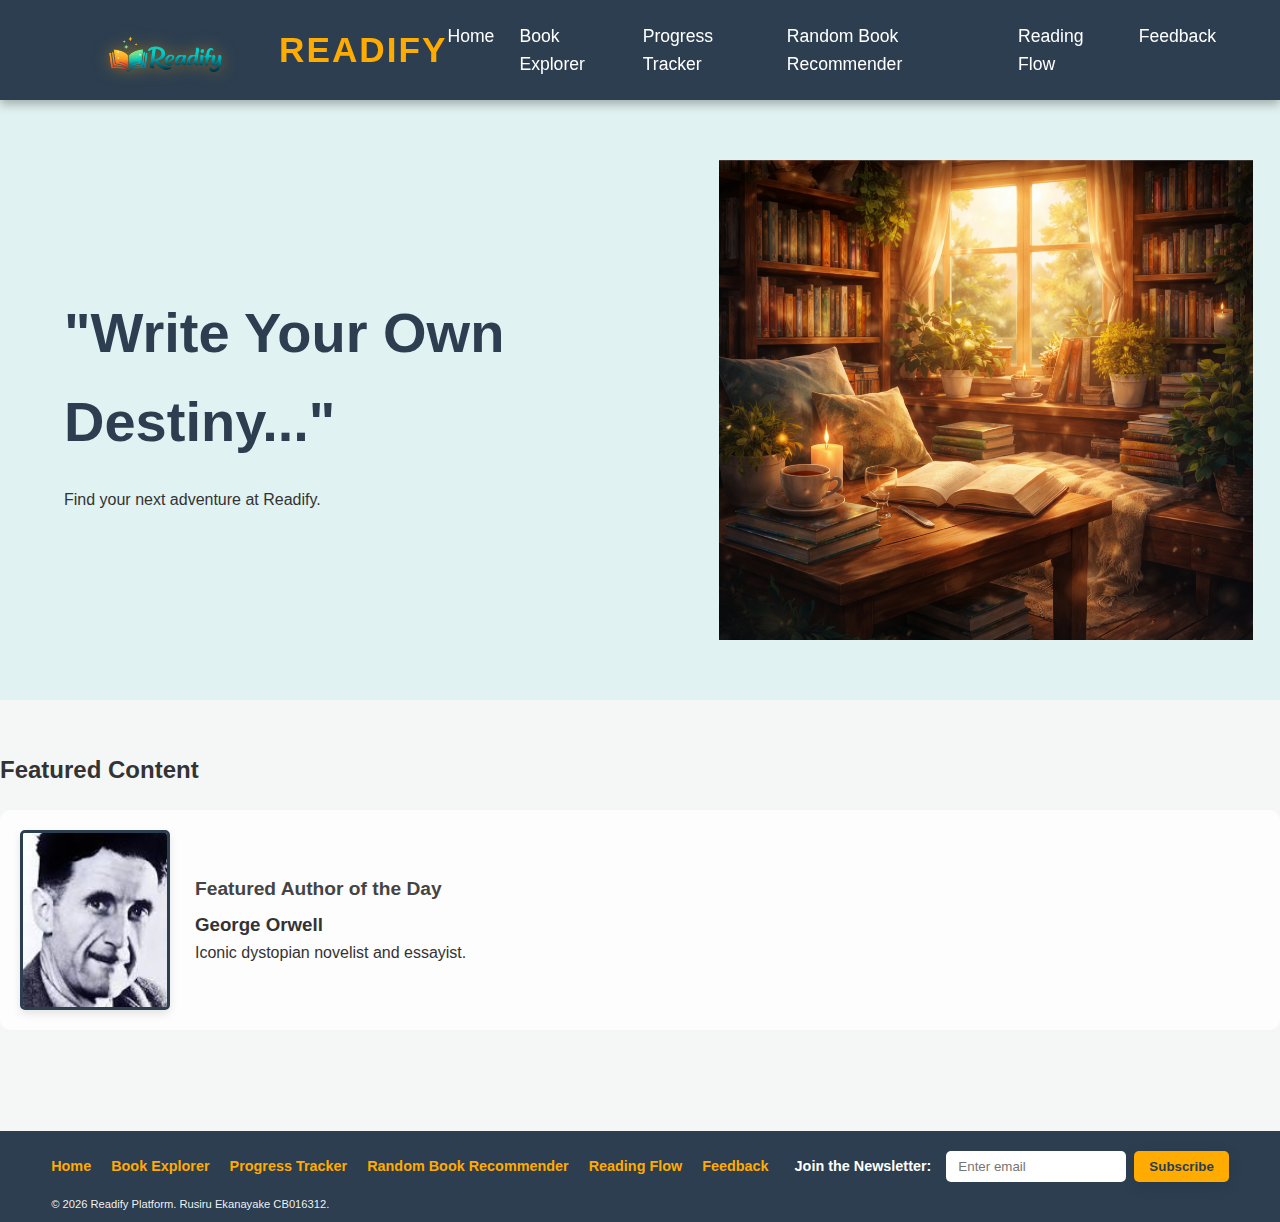
<file: index.html>
<!DOCTYPE html>
<html lang="en">
<head>
    <meta charset="UTF-8">
    <meta name="viewport" content="width=device-width, initial-scale=1.0">
    <title>Readify | Home</title>
    <link rel="stylesheet" href="style.css">
    <script src="main(logic).js"></script>
    <link rel="icon" type="image/png" href="Logo.png">
    <link rel="apple-touch-icon" href="Logo.png">
    <link rel="manifest" href="manifest.json">
    <meta name="theme-color" content="#2c3e50">
</head>
<body>
    <header>
       <nav class="navbar">
    <div class="logo-container">
        <img src="Logo.png" alt="Logo" class="nav-logo-img">
        <div class="logo">Readify</div>
    </div>
    
    <ul class="nav-menu">
                <li><a href="Home.html">Home</a></li>
                <li><a href="book-explorer.html">Book Explorer</a></li>
                <li><a href="progress-tracker.html">Progress Tracker</a></li>
                <li><a href="random-book-recommender.html">Random Book Recommender</a></li>
                <li><a href="flow.html">Reading Flow</a></li>
                <li><a href="feedback-page.html">Feedback</a></li>
            </ul>
</nav>

    </header>

    <main>
            

        <section class="hero">
            <div class="hero-content">
                <h1 id="quote-text">"Write Your Own Destiny..."</h1>
                <p>Find your next adventure at Readify.</p>
            </div>
            <div class="hero-image">
                </div>
        </section>
<br>
<br>
        <section class="featured-section">
            <h2 class="visually-hidden">Featured Content</h2>
            <div id="author-display">
                </div>
            </section>
    </main>
<br>
<br>
   
<footer class="sleek-footer">
    <div class="footer-content">
        <div class="footer-links">
            <a href="Home.html">Home</a>
            <a href="book-explorer.html">Book Explorer</a>
            <a href="progress-tracker.html">Progress Tracker</a>
            <a href="random-book-recommender.html">Random Book Recommender</a>
            <a href="flow.html">Reading Flow</a>
            <a href="feedback-page.html">Feedback</a>
        </div>

        <div class="footer-newsletter">
            <span>Join the Newsletter:</span>
            <form id="newsletter-form">
                <input type="email" id="news-email" placeholder="Enter email" required>
                <button type="submit">Subscribe</button>
            </form>
        </div>
    </div>

    <div class="footer-copyright">
        &copy; 2026 Readify Platform. Rusiru Ekanayake CB016312.
    </div>
</footer>
    <script src="main(logic).js"></script>
</body>

</html>
</file>
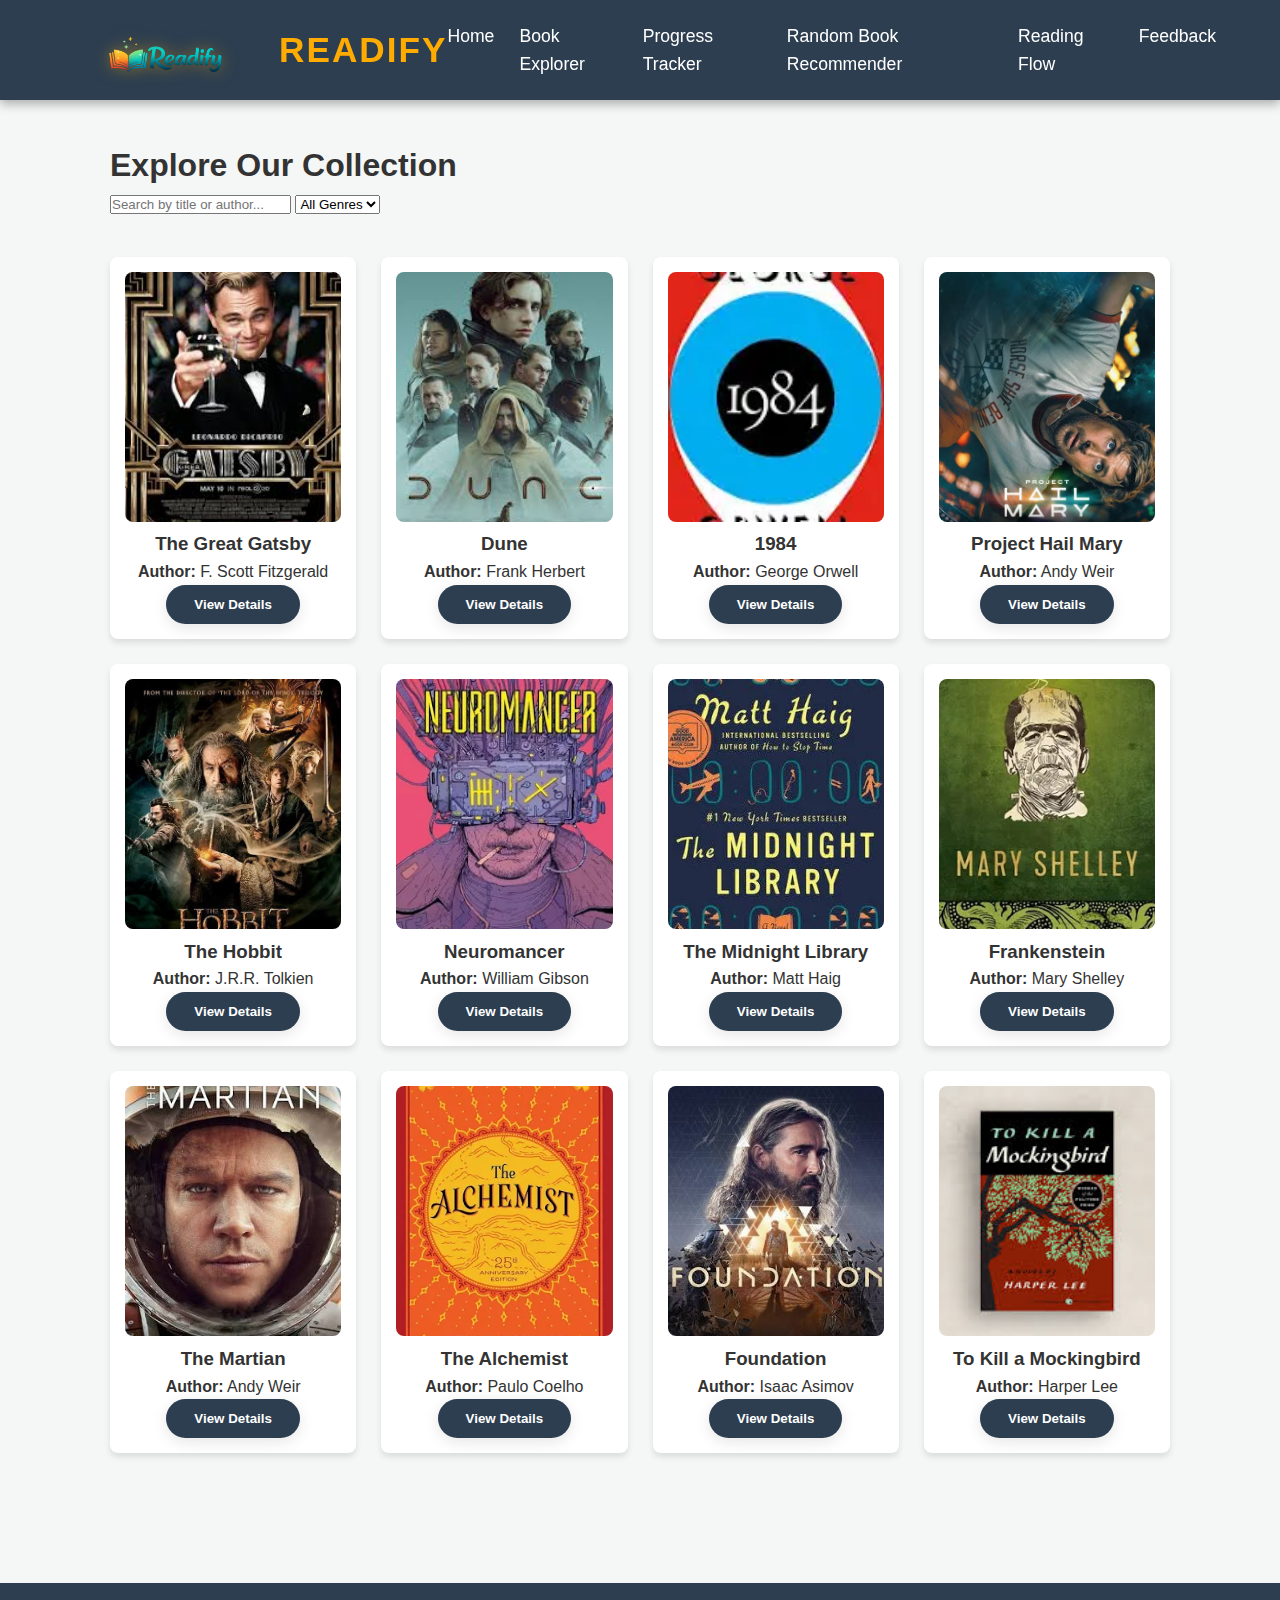
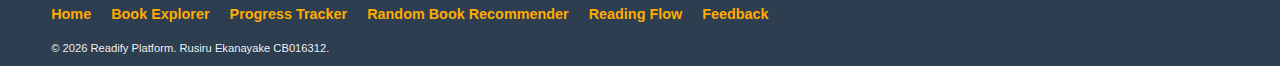
<file: book-explorer.html>
<!DOCTYPE html>
<html lang="en">
<head>
    <meta charset="UTF-8">
    <meta name="viewport" content="width=device-width, initial-scale=1.0">
    <title>Readify | Book Explorer</title>
    <link rel="stylesheet" href="style.css">
    <link rel="icon" type="image/png" href="Logo.png">
    <link rel="apple-touch-icon" href="Logo.png">
    <link rel="manifest" href="manifest.json">
    <meta name="theme-color" content="#2c3e50">
</head>
<body>
    <header>
         <nav class="navbar">
            <div class="logo-container">
        <img src="Logo.png" alt="Logo" class="nav-logo-img">
        <div class="logo">Readify</div>
    </div>
            <ul class="nav-menu">
                <li><a href="Home.html">Home</a></li>
                <li><a href="book-explorer.html">Book Explorer</a></li>
                <li><a href="progress-tracker.html">Progress Tracker</a></li>
                <li><a href="random-book-recommender.html">Random Book Recommender</a></li>
                <li><a href="flow.html">Reading Flow</a></li>
                <li><a href="feedback-page.html">Feedback</a></li>
            </ul>
        </nav>
    </header>

    <main class="container">
        <h1>Explore Our Collection</h1>
        
        <div class="filter-controls">
            <input type="text" id="searchInput" placeholder="Search by title or author...">
            <select id="genreFilter">
                <option value="all">All Genres</option>
                <option value="fiction">Fiction</option>
                <option value="sci-fi">Sci-Fi</option>
            </select>
        </div>

        <div id="bookGrid" class="book-grid"></div>

       <div id="bookModal" class="modal">
        <div class="modal-content">
        <span class="close-btn">&times;</span>
        <div id="modalDetails"></div>
        </div>
        </div>
    </main>

<footer class="sleek-footer">
    <div class="footer-content">
        <div class="footer-links">
            <a href="Home.html">Home</a>
            <a href="book-explorer.html">Book Explorer</a>
            <a href="progress-tracker.html">Progress Tracker</a>
            <a href="random-book-recommender.html">Random Book Recommender</a>
            <a href="flow.html">Reading Flow</a>
            <a href="feedback-page.html">Feedback</a>
        </div>

    <div class="footer-copyright">
        &copy; 2026 Readify Platform. Rusiru Ekanayake CB016312.
    </div>
    </div>
</footer>

    <script src="book-(library-data).js"></script>
    <script src="explorer.js"></script>
</body>
</html>
</file>
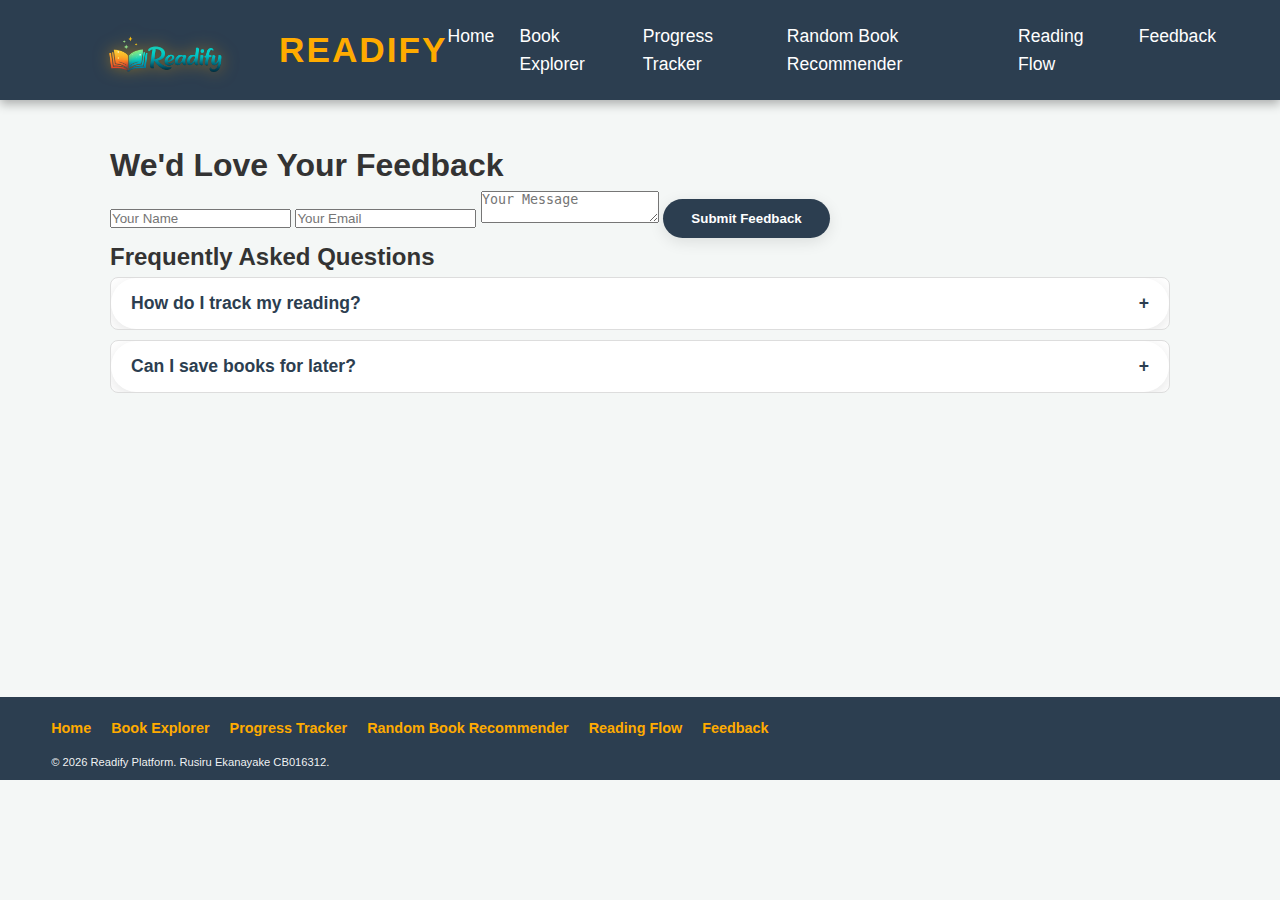
<file: feedback-page.html>
<!DOCTYPE html>
<html lang="en">
<head>
    <meta charset="UTF-8">
    <title>Readify | Feedback & FAQ</title>
    <link rel="stylesheet" href="style.css">
    <link rel="icon" type="image/png" href="Logo.png">
    <link rel="apple-touch-icon" href="Logo.png">
    <link rel="manifest" href="manifest.json">
    <meta name="theme-color" content="#2c3e50">
</head>
<body>
    <header>
        <nav class="navbar">
            <div class="logo-container">
        <img src="Logo.png" alt="Logo" class="nav-logo-img">
        <div class="logo">Readify</div>
    </div>
           <ul class="nav-menu">
                <li><a href="Home.html">Home</a></li>
                <li><a href="book-explorer.html">Book Explorer</a></li>
                <li><a href="progress-tracker.html">Progress Tracker</a></li>
                <li><a href="random-book-recommender.html">Random Book Recommender</a></li>
                <li><a href="flow.html">Reading Flow</a></li>
                <li><a href="feedback-page.html">Feedback</a></li>
            </ul>
        </nav>
    </header>

    <main class="container">
        <section class="feedback-form-section">
            <h1>We'd Love Your Feedback</h1>
            <form id="feedbackForm">
                <input type="text" id="userName" placeholder="Your Name" required>
                <input type="email" id="userEmail" placeholder="Your Email" required>
                <textarea id="userMessage" placeholder="Your Message" required></textarea>
                <button type="submit">Submit Feedback</button>
            </form>
            <div id="formStatus"></div>
        </section>

        <section class="faq-section">
            <h2>Frequently Asked Questions</h2>
            <div class="accordion">
                <div class="accordion-item">
                    <button class="accordion-header">How do I track my reading? <span>+</span></button>
                    <div class="accordion-body"><p>Go to the Tracker page and enter your book details!</p></div>
                </div>
                <div class="accordion-item">
                    <button class="accordion-header">Can I save books for later? <span>+</span></button>
                    <div class="accordion-body"><p>Yes, use the "Save" button on the Recommender or Explorer pages.</p></div>
                </div>
            </div>
        </section>
    </main>
    <br>
    <br>
    <br>
    <br>
    <br>
    <br>
    <br>
    <br>
<footer class="sleek-footer">
    <div class="footer-content">
        <div class="footer-links">
            <a href="Home.html">Home</a>
            <a href="book-explorer.html">Book Explorer</a>
            <a href="progress-tracker.html">Progress Tracker</a>
            <a href="random-book-recommender.html">Random Book Recommender</a>
            <a href="flow.html">Reading Flow</a>
            <a href="feedback-page.html">Feedback</a>
        </div>

    <div class="footer-copyright">
        &copy; 2026 Readify Platform. Rusiru Ekanayake CB016312.
    </div>
    </div>
</footer>

    <script src="feedback.js"></script>
</body>
</html>
</file>
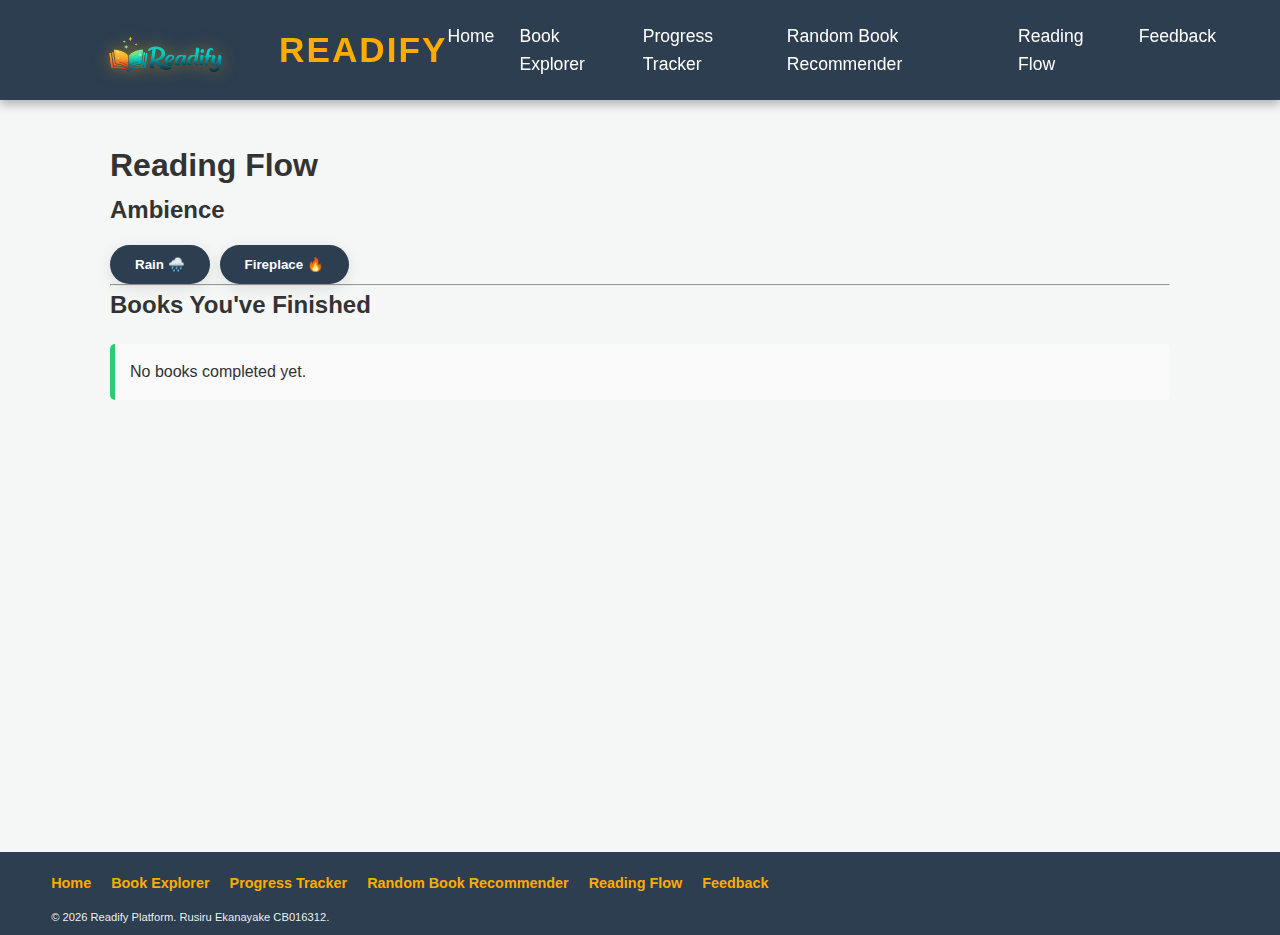
<file: flow.html>
<!DOCTYPE html>
<html lang="en">
<head>
    <meta charset="UTF-8">
    <meta name="viewport" content="width=device-width, initial-scale=1.0">
    <title>Readify | Reading Flow</title>
    <link rel="stylesheet" href="style.css">
    <link rel="icon" type="image/png" href="Logo.png">
    <link rel="apple-touch-icon" href="Logo.png">
    <link rel="manifest" href="manifest.json">
    <meta name="theme-color" content="#2c3e50">
</head>
<body>
    <header>
       <nav class="navbar">
           <div class="logo-container">
        <img src="Logo.png" alt="Logo" class="nav-logo-img">
        <div class="logo">Readify</div>
    </div>
            <ul class="nav-menu">
                <li><a href="Home.html">Home</a></li>
                <li><a href="book-explorer.html">Book Explorer</a></li>
                <li><a href="progress-tracker.html">Progress Tracker</a></li>
                <li><a href="random-book-recommender.html">Random Book Recommender</a></li>
                <li><a href="flow.html">Reading Flow</a></li>
                <li><a href="feedback-page.html">Feedback</a></li>
            </ul>
        </nav>
    </header>

    <main class="container">
        <h1>Reading Flow</h1>
        
        <section class="sound-machine">
            <h2>Ambience</h2>
            <div class="sound-controls">
                <button id="rain-btn" class="flow-btn" onclick="toggleSound('rain')">Rain 🌧️</button>
                <button id="fire-btn" class="flow-btn" onclick="toggleSound('fire')">Fireplace 🔥</button>
            </div>
            <audio id="rain-audio" loop src="liecio-calming-rain-257596.mp3"></audio>
            <audio id="fire-audio" loop src="soundreality-blazing-fire-394355.mp3"></audio>
        </section>

        <hr>

        <section class="completed-books">
            <h2>Books You've Finished</h2>
            <ul id="finished-list" class="finished-list">
                </ul>
        </section>
    </main>
    <br>
    <br>
    <br>
    <br>
    <br>
    <br>
    <br>
    <br>
      <br>
     <br>
    <br>
    <br>
    <br>
   
<footer class="sleek-footer">
    <div class="footer-content">
        <div class="footer-links">
            <a href="Home.html">Home</a>
            <a href="book-explorer.html">Book Explorer</a>
            <a href="progress-tracker.html">Progress Tracker</a>
            <a href="random-book-recommender.html">Random Book Recommender</a>
            <a href="flow.html">Reading Flow</a>
            <a href="feedback-page.html">Feedback</a>
        </div>

    <div class="footer-copyright">
        &copy; 2026 Readify Platform. Rusiru Ekanayake CB016312.
    </div>
    </div>
</footer>

    <script src="book-(library-data).js"></script>
    <script src="flow-logic.js"></script>
</body>
</html>
</file>
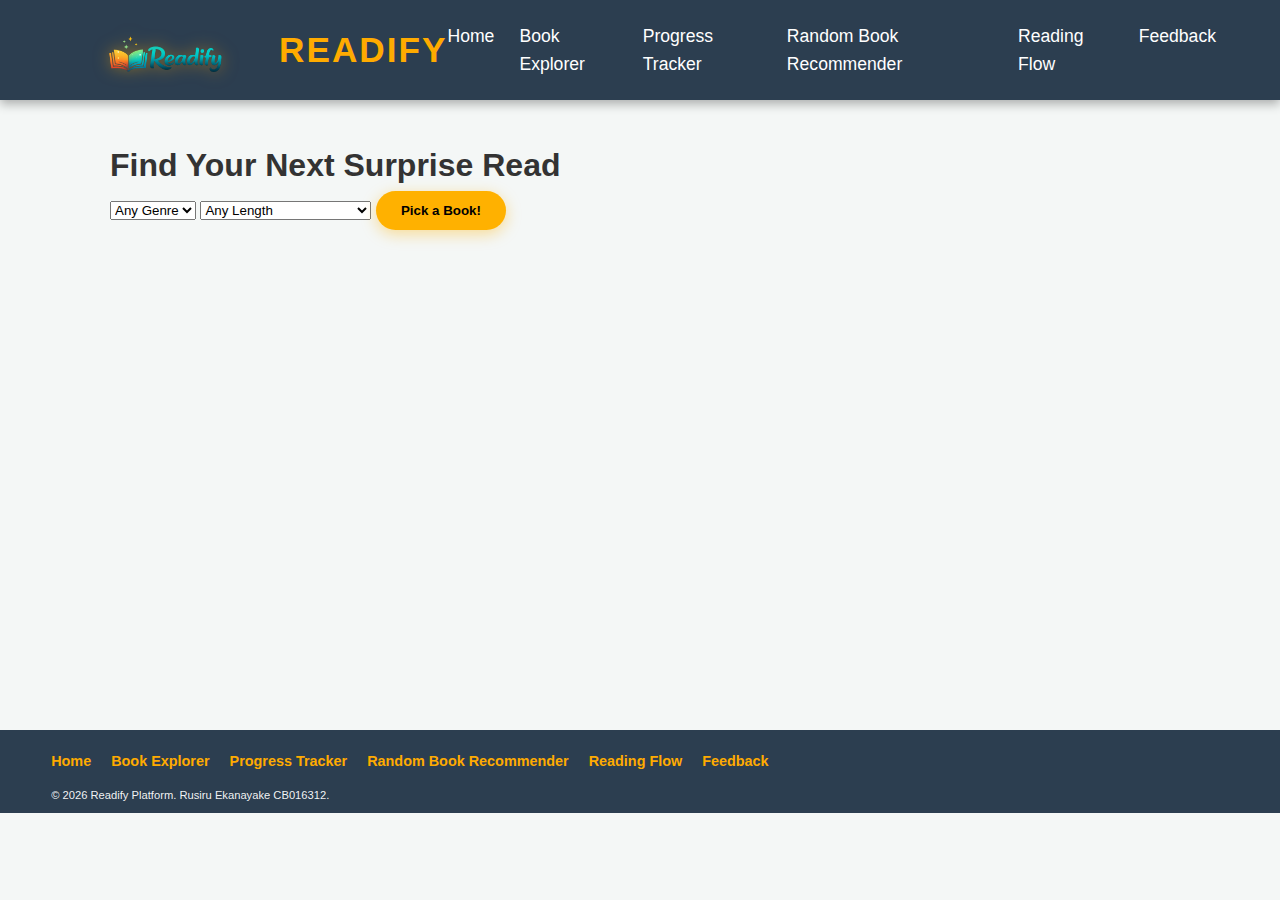
<file: random-book-recommender.html>
<!DOCTYPE html>
<html lang="en">
<head>
    <meta charset="UTF-8">
    <meta name="viewport" content="width=device-width, initial-scale=1.0">
    <title>Readify | Random Recommender</title>
    <link rel="stylesheet" href="style.css">
    <link rel="icon" type="image/png" href="Logo.png">
    <link rel="apple-touch-icon" href="Logo.png">
    <link rel="manifest" href="manifest.json">
    <meta name="theme-color" content="#2c3e50">
</head>
<body>
    <header>
       <nav class="navbar">
            <div class="logo-container">
        <img src="Logo.png" alt="Logo" class="nav-logo-img">
        <div class="logo">Readify</div>
    </div>
           <ul class="nav-menu">
                <li><a href="Home.html">Home</a></li>
                <li><a href="book-explorer.html">Book Explorer</a></li>
                <li><a href="progress-tracker.html">Progress Tracker</a></li>
                <li><a href="random-book-recommender.html">Random Book Recommender</a></li>
                <li><a href="flow.html">Reading Flow</a></li>
                <li><a href="feedback-page.html">Feedback</a></li>
            </ul>
        </nav>
    </header>

    <main class="container">
        <h1>Find Your Next Surprise Read</h1>
        
        <div class="controls">
            <select id="genreSelect">
                <option value="all">Any Genre</option>
                <option value="fiction">Fiction</option>
                <option value="sci-fi">Sci-Fi</option>
                <option value="fantasy">Fantasy</option>
            </select>

            <select id="lengthSelect">
                <option value="all">Any Length</option>
                <option value="short">Short (&lt; 200 pages)</option>
                <option value="medium">Medium (200-400 pages)</option>
                <option value="long">Long (400+ pages)</option>
            </select>

            <button id="recommendBtn" onclick="getRecommendation()">Pick a Book!</button>
        </div>

        <div id="recommendationResult" class="recommendation-card" style="display:none;">
            </div>
    </main>
<br>
<br>
<br>
<br>
<br>
<br>
<br>
<br>
<br>
<br>
<br>
<br>
<br>
<br>
<br>
<br>

    <footer class="sleek-footer">
    <div class="footer-content">
        <div class="footer-links">
            <a href="Home.html">Home</a>
            <a href="book-explorer.html">Book Explorer</a>
            <a href="progress-tracker.html">Progress Tracker</a>
            <a href="random-book-recommender.html">Random Book Recommender</a>
            <a href="flow.html">Reading Flow</a>
            <a href="feedback-page.html">Feedback</a>
        </div>

    <div class="footer-copyright">
        &copy; 2026 Readify Platform. Rusiru Ekanayake CB016312.
    </div>
    </div>
</footer>

    <script src="book-(library-data).js"></script>
    
    <script src="random.js"></script>
</body>
</html>
</file>
<file: style.css>
/* ========================================
1. GLOBAL STYLES & VARIABLES
========================================
*/

html {
    scroll-behavior: smooth; /* Smooth Scrolling Requirement */
}

body {
    font-family: 'Poppins', sans-serif;
    background-color: #f4f7f6;
    margin: 0;
}

/* RESPONSIVE DESIGN - Media Queries (Requirement 4) */

/* Tablets */
@media (max-width: 768px) {
    .nav-menu {
        display: none; /* You could implement a hamburger menu here */
    }
    .modal-content {
        width: 90%;
    }
}

/* Mobile Devices */
@media (max-width: 480px) {
    .book-grid {
        grid-template-columns: 1fr; /* Single column on phones */
    }
    .filter-controls {
        flex-direction: column;
    }
}
:root {
    --primary: #2c3e50;    /* Deep Professional Blue */
    --accent: #ffab00;     /* Gold/Amber Logo & Interaction Color */
    --bg-mint: #e0f2f1;    /* Mint Background from Home Hero */
    --glass: rgba(255, 255, 255, 0.85);
    --shadow: 0 10px 30px rgba(0,0,0,0.1);
}

* {
    margin: 0;
    padding: 0;
    box-sizing: border-box;
}

body {
    font-family: 'Segoe UI', Roboto, Helvetica, Arial, sans-serif;
    background-color: #f4f7f6;
    line-height: 1.6;
    color: #333;
    overflow-x: hidden;
}

.container {
    max-width: 1100px;
    margin: auto;
    padding: 40px 20px;
}

/* ========================================
2. NAVIGATION & LOGO ANIMATION (Shared)
======================================== */

.navbar {
    display: flex;
    justify-content: space-between;
    align-items: center;
    /* Small, sleek height for the blue bar */
    height: 100px; 
    padding: 0 5%; 
    background: #2c3e50; /* Your dark blue */
    color: white;
    box-shadow: 0 4px 10px rgba(0,0,0,0.3);
    position: sticky;
    top: 0;
    z-index: 1000;
}

.logo-container {
    display: flex;
    align-items: center;
    gap: 15px;
    cursor: pointer;
    position: relative;
    /* Glow effect for both */
    animation: glow-pulse 2.5s infinite ease-in-out; 
}

/* LARGER LOGO that "hangs" slightly out of the bar */
.nav-logo-img {
    width: 200px;  /* Very large logo */
    height: auto;
    object-fit: contain;
    /* Moves the logo slightly down to pop out of the small bar */
    transform: translateY(10px); 
    filter: drop-shadow(0 0 8px rgba(255, 171, 0, 0.5));
}

.logo {
    font-size: 2.2rem; 
    font-weight: 800;
    color: #ffab00; /* Your yellow accent */
    text-transform: uppercase;
    letter-spacing: 2px;
}

/* Updated Glow Pulse */
@keyframes glow-pulse {
    0% { 
        filter: drop-shadow(0 0 2px #ffab00);
    }
    50% { 
        transform: scale(1.05) translateY(10px); 
        filter: drop-shadow(0 0 25px rgba(255, 171, 0, 0.9));
    }
    100% { 
        filter: drop-shadow(0 0 2px #ffab00);
    }
}

/* Sleek Nav Links */
.nav-menu {
    display: flex;
    list-style: none;
    gap: 25px;
}

.nav-menu a {
    color: white;
    text-decoration: none;
    font-weight: 500;
    font-size: 1.1rem;
    transition: 0.3s;
}

.nav-menu a:hover {
    color: #ffab00;
}

/*=====================/* footer links /*===========================/*/
.sleek-footer {
    background-color: #2c3e50; /* Match your header blue */
    color: white;
    padding: 20px 4% 40px 4%; /* Extra bottom padding for copyright */
    width: 100%;
    box-sizing: border-box;
    position: relative; /* Needed to anchor the copyright */
    margin-top: 50px;
}

.footer-content {
    display: flex;
    justify-content: space-between; /* Pushes links left, newsletter right */
    align-items: center;
    max-width: 100%;
}

/* Links Styling */
.footer-links {
    display: flex;
    gap: 20px;
}

.footer-links a {
    color: #ffab00; /* Gold */
    text-decoration: none;
    font-size: 0.9rem;
    font-weight: 600;
    transition: 0.3s;
}

.footer-links a:hover {
    color: white;
}

/* Newsletter Section (Moved Right) */
.footer-newsletter {
    display: flex;
    align-items: center;
    gap: 15px;
}

.footer-newsletter span {
    font-size: 0.9rem;
    font-weight: bold;
}

.footer-newsletter form {
    display: flex;
    gap: 8px;
}

.footer-newsletter input {
    padding: 8px 12px;
    border-radius: 5px;
    border: none;
    outline: none;
    width: 180px;
}

.footer-newsletter button {
    background-color: #ffab00;
    color: #2c3e50;
    border: none;
    padding: 8px 15px;
    border-radius: 5px;
    font-weight: bold;
    cursor: pointer;
    transition: background 0.3s;
}

.footer-newsletter button:hover {
    background-color: #e69a00;
}

/* Copyright Section (Bottom Left) */
.footer-copyright {
    position: absolute;
    bottom: 8px;
    left: 4%;
    font-size: 0.7rem;
    color: rgba(255, 255, 255, 0.945);
}

/* ========================================
3. HOME PAGE SPECIFIC (index.html)
========================================
*/
/* Your Requested Hero Styling + Grid Layout */
.hero {
    background-color: var(--bg-mint);
    padding: 100px 5%;
    min-height: 65vh;
    /* Grid settings to put text left and image right */
    display: grid; 
    grid-template-columns: 1fr 1fr; 
    align-items: center;
    text-align: left; /* Changed from center to accommodate the left-side text requirement */
}

.hero h1 {
    font-size: 3.5rem;
    margin-bottom: 20px;
    color: var(--primary);
    animation: slideUpFade 1.2s ease-out forwards;
    /* CRITICAL for rotation: ensures the JS fade works */
    transition: opacity 0.5s ease-in-out; 
}

/* Your original animation preserved */
@keyframes slideUpFade {
    0% { opacity: 0; transform: translateY(40px); }
    100% { opacity: 1; transform: translateY(0); }
}

.hero-image {
    width: 120%;
    height: 120%;
    min-height: 400px;
    /*The back ground image code */
    background: url('Back ground.png') center/contain no-repeat;
}

/* Mobile responsive */
@media (max-width: 768px) {
    .hero {
        grid-template-columns: 1fr;
        text-align: center;
        padding: 50px 5%;
    }
    .hero-image { display: none; }
}
#quote-text {
    transition: opacity 0.5s ease-in-out;
}
/* Container to align image and text side-by-side */
.author-container {
    display: flex;
    align-items: center;
    gap: 25px;
    padding: 20px;
    background-color: #fdfdfd;
    border-radius: 10px;
    margin-top: 20px;
}

/* The Passport-style Image */
.author-photo {
    width: 150px; /* Slightly bigger than standard passport for better visibility */
    height: 180px;
    object-fit: cover; /* Ensures the photo doesn't stretch */
    border: 3px solid #2c3e50;
    border-radius: 5px;
    box-shadow: 0 4px 8px rgba(0,0,0,0.1);
}

.author-info h2 {
    font-size: 1.2rem;
    color: #444;
    margin-bottom: 5px;
}

/* Mobile Responsiveness: Stack them if the screen is too small */
@media (max-width: 600px) {
    .author-container {
        flex-direction: column;
        text-align: center;
    }
}
#quote-text {
    transition: opacity 0.5s ease-in-out;
}
/* ========================================
4. EXPLORER  (explorer.html)
========================================
/* 1. The Grid Layout for Books */
.book-grid {
    display: grid;
    grid-template-columns: repeat(auto-fill, minmax(200px, 1fr));
    gap: 25px;
    padding: 40px 0;
}

/* 2. Style the Cards */
.book-card {
    background: white;
    padding: 15px;
    border-radius: 8px;
    box-shadow: 0 4px 6px rgba(0,0,0,0.1);
    text-align: center;
}

.book-card img {
    width: 100%;
    height: 250px;
    object-fit: cover; /* Keeps burgers/books from looking squished */
    border-radius: 4px;
}

/* 3. HIDDEN MODAL (Fixes the floating 'x') */
.modal {
    display: none; /* This hides the 'x' and the modal box */
    position: fixed;
    top: 0; left: 0;
    width: 100%; height: 100%;
    background: rgba(0,0,0,0.8);
    z-index: 999;
}

.modal-content {
    background: white;
    width: 60%;
    margin: 10% auto;
    padding: 20px;
    border-radius: 10px;
    position: relative;
}
/* The Background Overlay */
.modal {
    display: none; /* Hidden by default */
    position: fixed;
    z-index: 1000;
    left: 0;
    top: 0;
    width: 100%;
    height: 100%;
    background-color: rgba(0,0,0,0.7); /* Darkens the background */
}

/* The Box in the Middle */
.modal-content {
    background-color: #fff;
    margin: 5% auto;
    padding: 30px;
    width: 60%;
    max-width: 800px;
    border-radius: 12px;
    position: relative;
}

.close-btn {
    position: absolute;
    right: 20px;
    top: 10px;
    font-size: 28px;
    cursor: pointer;
}

/* Table styling for Reviews */
.reviews-table {
    width: 100%;
    border-collapse: collapse;
    margin-top: 20px;
}

.reviews-table th, .reviews-table td {
    border: 1px solid #ddd;
    padding: 12px;
    text-align: left;
}
/* ========================================
5. TRACKER & BUTTONS (Shared Interaction)
========================================
*/
.progress-container {
    width: 100%;
    background: #e0e0e0;
    border-radius: 30px;
    overflow: hidden;
    margin: 25px 0;
    height: 30px;
}

.progress-bar {
    height: 100%;
    background: linear-gradient(90deg, #4caf50, #81c784);
    width: 0%; 
    transition: width 1.5s cubic-bezier(0.4, 0, 0.2, 1);
}

button {
    background: var(--primary);
    color: white;
    padding: 12px 28px;
    border: none;
    border-radius: 50px;
    font-weight: 600;
    cursor: pointer;
    transition: all 0.3s ease;
    box-shadow: 0 4px 15px rgba(0,0,0,0.1);
}

button:hover {
    background: var(--accent);
    color: var(--primary);
    transform: translateY(-3px);
    box-shadow: 0 8px 20px rgba(255, 171, 0, 0.3);
}
/* ========================================
6.Random Book
========================================
*/

/* Matching your screenshot yellow button */
#recommendBtn {
    background-color: #ffb100;
    color: #000;
    border: none;
    padding: 12px 25px;
    border-radius: 25px;
    font-weight: bold;
    cursor: pointer;
    box-shadow: 0 4px 15px rgba(255, 177, 0, 0.4);
    transition: transform 0.2s;
}

#recommendBtn:hover {
    transform: scale(1.05);
}

/* The Recommendation Card */
.recommendation-card {
    margin-top: 30px;
    background: #fff;
    padding: 20px;
    border-radius: 15px;
    box-shadow: 0 10px 25px rgba(0,0,0,0.1);
}

/* Animation Requirement */
.fade-in {
    animation: fadeInUp 0.6s ease-out;
}

@keyframes fadeInUp {
    from { opacity: 0; transform: translateY(30px); }
    to { opacity: 1; transform: translateY(0); }
}

.button-group button {
    margin: 10px;
    padding: 10px 20px;
    cursor: pointer;
    border-radius: 5px;
    border: none;
}

/* ========================================
7. flow page
========================================
*/
.sound-controls {
    margin-top: 15px;
    display: flex;
    gap: 10px;
}

.flow-btn {
    background-color: #2c3e50;
    color: white;
    border: none;
    padding: 12px 25px;
    border-radius: 30px; /* Makes it a pill shape */
    cursor: pointer;
    font-weight: 600;
    transition: all 0.3s ease;
}

.flow-btn.active {
    background-color: #3498db; /* Blue when active */
    box-shadow: 0 0 15px rgba(52, 152, 219, 0.6);
    transform: scale(1.08);
}

.finished-list {
    list-style: none;
    padding: 20px 0;
}

.finished-list li {
    background: #f9f9f9;
    margin-bottom: 10px;
    padding: 15px;
    border-left: 5px solid #2ecc71; /* Green success bar */
    border-radius: 5px;
}
/* ========================================
8. FORMS & ACCORDION (feedback.html)
========================================
/* FAQ Section Styles */
.accordion-item {
    border: 1px solid #ddd;
    margin-bottom: 10px;
    border-radius: 8px;
    background: #fff;
    overflow: hidden;
}

.accordion-header {
    width: 100%;
    padding: 15px 20px;
    background: white;
    border: none;
    display: flex;
    justify-content: space-between;
    align-items: center;
    font-size: 1.1rem;
    font-weight: bold;
    color: #2c3e50;
    cursor: pointer;
    text-align: left;
}

/* Hidden State */
.accordion-body {
    max-height: 0;
    overflow: hidden;
    transition: all 0.3s ease-out; /* Smooth slide effect */
    background: #fdfdfd;
}

.accordion-body p {
    padding: 15px 20px;
    margin: 0;
    color: #555;
    line-height: 1.6;
}

/* Active State - Triggered by JS */
.accordion-item.active .accordion-body {
    max-height: 300px; /* High enough to fit content */
    border-top: 1px solid #eee;
}

/* ========================================
9. RESPONSIVE DESIGN (MOBILE)
========================================
*/
@media (max-width: 768px) {
    .navbar { flex-direction: column; gap: 15px; }
    .nav-menu { gap: 15px; flex-wrap: wrap; justify-content: center; }
    .hero h1 { font-size: 2.2rem; }
    .book-grid { grid-template-columns: 1fr; }
}
</file>
